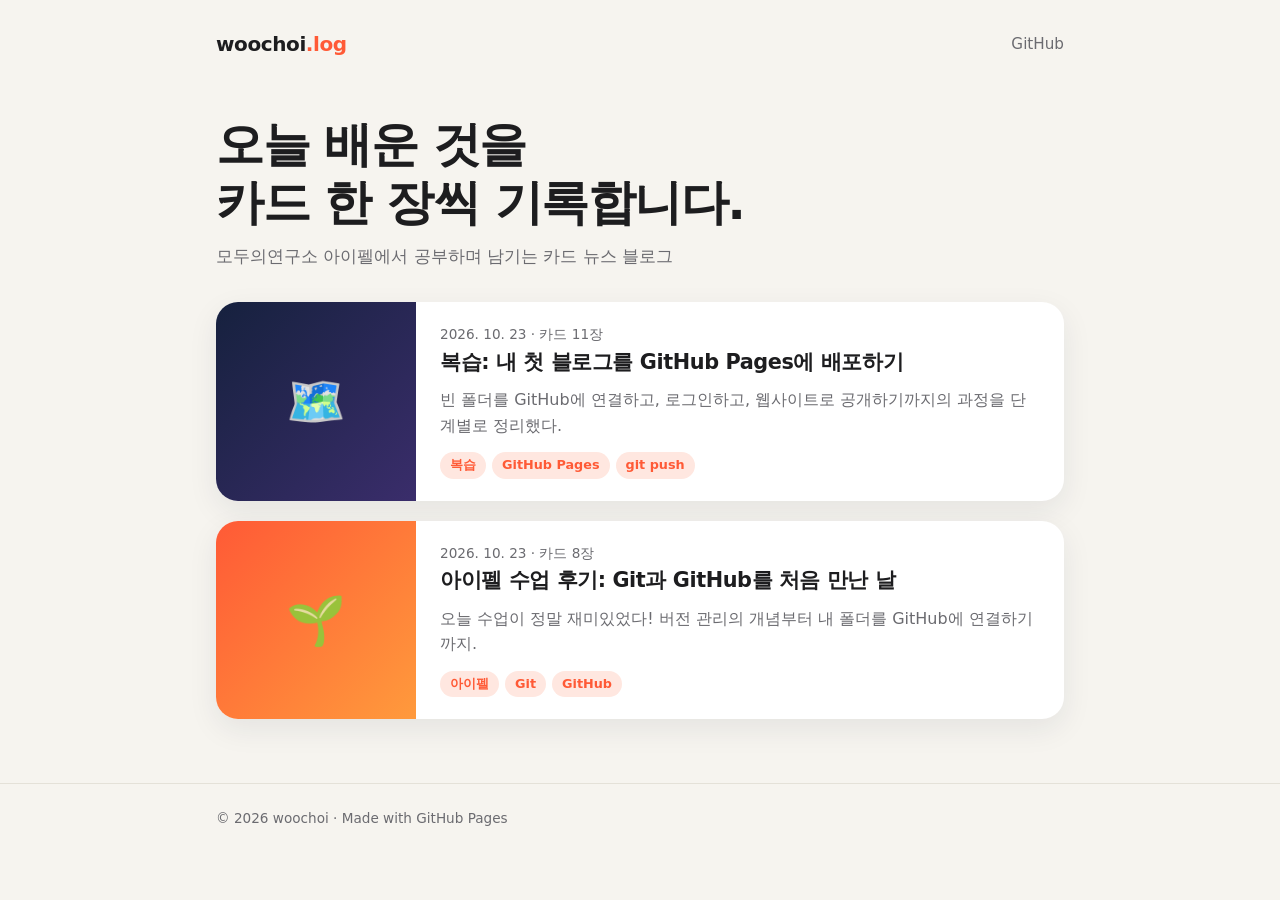
<file: index.html>
<!doctype html>
<html lang="ko">
<head>
  <meta charset="utf-8">
  <meta name="viewport" content="width=device-width, initial-scale=1">
  <title>woochoi.log</title>
  <meta name="description" content="배운 것을 카드 뉴스로 기록하는 블로그">
  <link rel="stylesheet" href="style.css">
</head>
<body>
  <header class="site-header">
    <div class="wrap">
      <a class="logo" href="./">woochoi<span>.log</span></a>
      <nav><a href="https://github.com/woochoi/my-blog">GitHub</a></nav>
    </div>
  </header>

  <main class="wrap">
    <section class="hero">
      <h1>오늘 배운 것을<br>카드 한 장씩 기록합니다.</h1>
      <p>모두의연구소 아이펠에서 공부하며 남기는 카드 뉴스 블로그</p>
    </section>

    <section class="post-list">
      <a class="post-card" href="posts/2026-10-23-first-blog-deploy.html">
        <div class="post-thumb" style="background: linear-gradient(135deg, #16213e, #3a2d6b)" aria-hidden="true">🗺️</div>
        <div class="post-body">
          <p class="post-meta">2026. 10. 23 · 카드 11장</p>
          <h2>복습: 내 첫 블로그를 GitHub Pages에 배포하기</h2>
          <p>빈 폴더를 GitHub에 연결하고, 로그인하고, 웹사이트로 공개하기까지의 과정을 단계별로 정리했다.</p>
          <div class="tags">
            <span class="tag">복습</span>
            <span class="tag">GitHub Pages</span>
            <span class="tag">git push</span>
          </div>
        </div>
      </a>
      <a class="post-card" href="posts/2026-10-23-git-github.html">
        <div class="post-thumb" aria-hidden="true">🌱</div>
        <div class="post-body">
          <p class="post-meta">2026. 10. 23 · 카드 8장</p>
          <h2>아이펠 수업 후기: Git과 GitHub를 처음 만난 날</h2>
          <p>오늘 수업이 정말 재미있었다! 버전 관리의 개념부터 내 폴더를 GitHub에 연결하기까지.</p>
          <div class="tags">
            <span class="tag">아이펠</span>
            <span class="tag">Git</span>
            <span class="tag">GitHub</span>
          </div>
        </div>
      </a>
    </section>
  </main>

  <footer class="site-footer">
    <div class="wrap">© 2026 woochoi · Made with GitHub Pages</div>
  </footer>
</body>
</html>
</file>
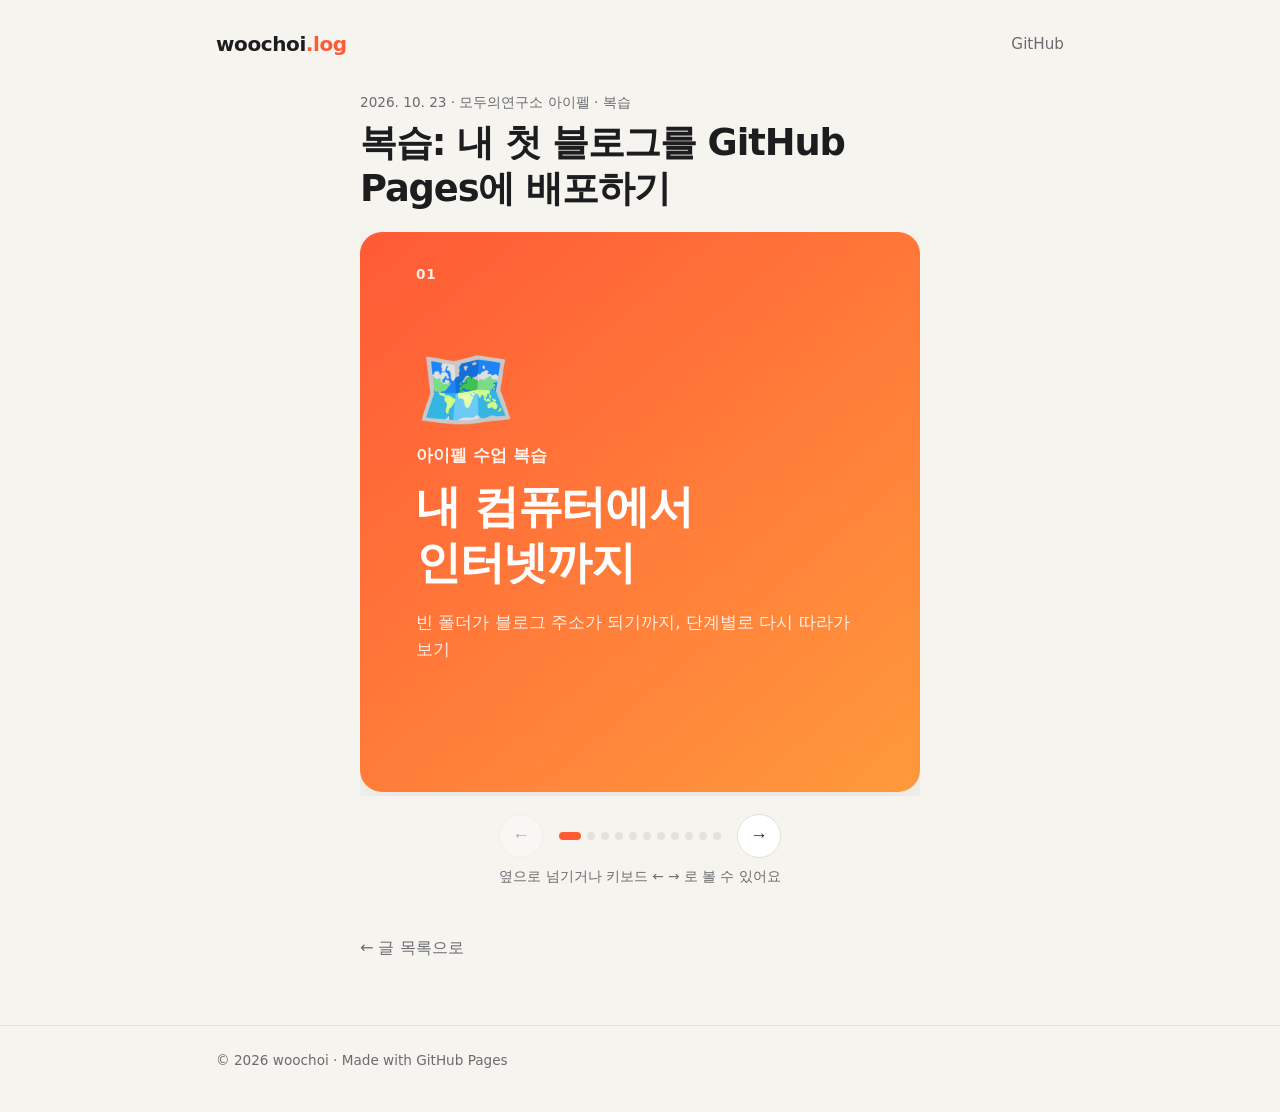
<file: posts/2026-10-23-first-blog-deploy.html>
<!doctype html>
<html lang="ko">
<head>
  <meta charset="utf-8">
  <meta name="viewport" content="width=device-width, initial-scale=1">
  <title>복습: 내 첫 블로그를 GitHub Pages에 배포하기 | woochoi.log</title>
  <meta name="description" content="로컬 폴더를 GitHub에 연결하고 GitHub Pages로 배포하기까지의 과정을 단계별로 복습한 카드 뉴스">
  <link rel="stylesheet" href="../style.css">
</head>
<body>
  <header class="site-header">
    <div class="wrap">
      <a class="logo" href="../">woochoi<span>.log</span></a>
      <nav><a href="https://github.com/woochoi/my-blog">GitHub</a></nav>
    </div>
  </header>

  <main class="wrap">
    <div class="post-head">
      <p class="post-meta">2026. 10. 23 · 모두의연구소 아이펠 · 복습</p>
      <h1>복습: 내 첫 블로그를 GitHub Pages에 배포하기</h1>
    </div>

    <div class="deck">
      <div class="slides" id="slides">
        <section class="slide cover">
          <span class="num">01</span>
          <div class="emoji">🗺️</div>
          <p class="kicker">아이펠 수업 복습</p>
          <h2>내 컴퓨터에서<br>인터넷까지</h2>
          <p>빈 폴더가 블로그 주소가 되기까지, 단계별로 다시 따라가 보기</p>
        </section>

        <section class="slide">
          <span class="num">02</span>
          <div class="emoji">📍</div>
          <p class="kicker">0단계 · 출발점</p>
          <h2>둘은 아직<br>서로를 모른다</h2>
          <div class="compare">
            <div><strong>내 컴퓨터</strong><small>git init만 된 빈 폴더<br>커밋 0개 · master</small></div>
            <div><strong>GitHub</strong><small>README.md 하나<br>Initial commit · main</small></div>
          </div>
          <p style="margin-top:16px">작업 전엔 항상 <strong>git status</strong>로 상태부터 확인!</p>
        </section>

        <section class="slide dark">
          <span class="num">03</span>
          <p class="kicker">1단계 · 연결하기</p>
          <h2>origin이라는 이름으로<br>GitHub를 등록</h2>
          <ul class="cmd-list">
            <li><code>git remote add origin &lt;URL&gt;</code></li>
            <li><code>git remote -v</code><span>등록 확인</span></li>
            <li><code>git ls-remote origin</code><span>접속 확인</span></li>
          </ul>
          <p style="margin-top:16px">origin은 원격 저장소의 별명. 관례적으로 이 이름을 쓴다.</p>
        </section>

        <section class="slide dark">
          <span class="num">04</span>
          <p class="kicker">2단계 · 기록 맞추기</p>
          <h2>원격의 기록 위에서<br>시작하기</h2>
          <ul class="cmd-list">
            <li><code>git fetch origin</code><span>기록 받아오기</span></li>
            <li><code>git checkout -b main --track origin/main</code></li>
            <li><code>git branch -D master</code><span>빈 브랜치 정리</span></li>
          </ul>
          <p style="margin-top:16px">--track 덕분에 이제 push / pull 하면 origin/main과 주고받는다.</p>
        </section>

        <section class="slide">
          <span class="num">05</span>
          <div class="emoji">🧱</div>
          <p class="kicker">3단계 · 블로그 만들기</p>
          <h2>HTML · CSS · JS<br>세 가지면 충분</h2>
          <p><strong>index.html</strong> 글 목록 · <strong>style.css</strong> 디자인 · <strong>posts/</strong> 글 파일</p>
          <p>카드 넘기기는 CSS scroll-snap과 짧은 JavaScript로.</p>
        </section>

        <section class="slide">
          <span class="num">06</span>
          <div class="emoji">🔍</div>
          <p class="kicker">4단계 · 로컬에서 미리보기</p>
          <h2>올리기 전에<br>내 컴퓨터에서 먼저</h2>
          <div class="flow"><span class="step">python3 -m http.server</span></div>
          <p style="margin-top:16px">미리보기에서 찾은 버그 두 개를 배포 전에 고쳤다. 카드가 너무 커서 버튼이 밀리는 문제, 연속 키 입력 문제.</p>
        </section>

        <section class="slide">
          <span class="num">07</span>
          <div class="emoji">🚫</div>
          <p class="kicker">5단계 · 첫 push는 실패</p>
          <h2>"너 누구야?"<br>GitHub의 질문</h2>
          <div class="flow">
            <span class="step">add</span><span class="arrow">→</span>
            <span class="step">commit</span><span class="arrow">→</span>
            <span class="step">push ❌</span>
          </div>
          <p style="margin-top:16px">could not read Username. 커밋은 로컬에 잘 남았지만, 이 컴퓨터엔 GitHub 로그인이 없었다.</p>
        </section>

        <section class="slide dark">
          <span class="num">08</span>
          <p class="kicker">6단계 · 로그인</p>
          <h2>gh auth login</h2>
          <ul class="cmd-list">
            <li><code>GitHub.com</code><span>어디서 쓰나요?</span></li>
            <li><code>Web browser</code><span>어떻게 로그인?</span></li>
            <li><code>HTTPS</code><span>통신 방식</span></li>
            <li><code>Yes ⭐</code><span>git도 이 로그인 사용</span></li>
          </ul>
          <p style="margin-top:16px">일회용 코드를 브라우저에 입력하면 "you're all set!"</p>
        </section>

        <section class="slide">
          <span class="num">09</span>
          <div class="emoji">🌐</div>
          <p class="kicker">7단계 · push 성공, Pages 켜기</p>
          <h2>저장소를<br>웹사이트로</h2>
          <p><strong>364a43f..90b35cd main → main</strong> 드디어 GitHub에 올라갔다.</p>
          <p>Settings → Pages → Branch: main / root → Save</p>
        </section>

        <section class="slide">
          <span class="num">10</span>
          <div class="emoji">✅</div>
          <p class="kicker">8단계 · 배포 확인</p>
          <h2>404에서 200으로</h2>
          <div class="flow">
            <span class="step">building · 404</span><span class="arrow">→</span>
            <span class="step">built · 200</span>
          </div>
          <p style="margin-top:16px">1분 정도 기다리니 woochoi.github.io/my-blog 가 열렸다!</p>
        </section>

        <section class="slide end">
          <span class="num">11</span>
          <div class="emoji">🔁</div>
          <h2>설정은 한 번,<br>이 세 줄은 매번</h2>
          <p><strong>git add → git commit → git push</strong></p>
          <p>이 글도 그렇게 올라왔다.</p>
        </section>
      </div>

      <div class="controls">
        <button type="button" id="prev" aria-label="이전 카드">←</button>
        <div class="dots" id="dots"></div>
        <button type="button" id="next" aria-label="다음 카드">→</button>
      </div>
      <p class="hint">옆으로 넘기거나 키보드 ← → 로 볼 수 있어요</p>
    </div>

    <a class="back" href="../">← 글 목록으로</a>
  </main>

  <footer class="site-footer">
    <div class="wrap">© 2026 woochoi · Made with GitHub Pages</div>
  </footer>

  <script src="../deck.js"></script>
</body>
</html>
</file>
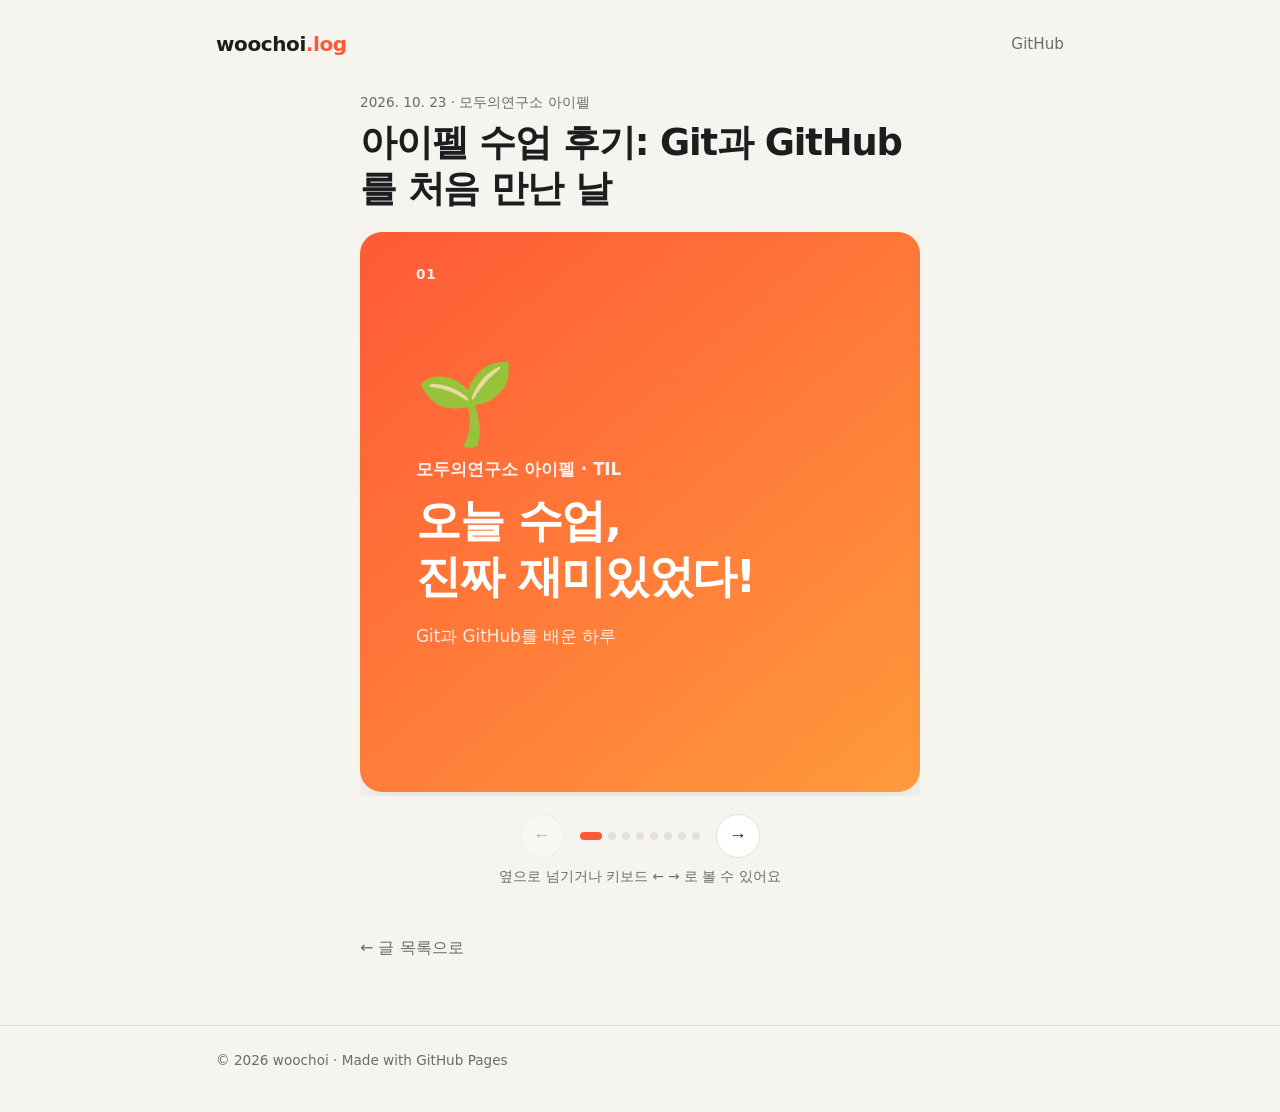
<file: posts/2026-10-23-git-github.html>
<!doctype html>
<html lang="ko">
<head>
  <meta charset="utf-8">
  <meta name="viewport" content="width=device-width, initial-scale=1">
  <title>Git과 GitHub를 처음 만난 날 | woochoi.log</title>
  <meta name="description" content="모두의연구소 아이펠 수업에서 Git과 GitHub를 배운 날의 카드 뉴스">
  <link rel="stylesheet" href="../style.css">
</head>
<body>
  <header class="site-header">
    <div class="wrap">
      <a class="logo" href="../">woochoi<span>.log</span></a>
      <nav><a href="https://github.com/woochoi/my-blog">GitHub</a></nav>
    </div>
  </header>

  <main class="wrap">
    <div class="post-head">
      <p class="post-meta">2026. 10. 23 · 모두의연구소 아이펠</p>
      <h1>아이펠 수업 후기: Git과 GitHub를 처음 만난 날</h1>
    </div>

    <div class="deck">
      <div class="slides" id="slides">
        <section class="slide cover">
          <span class="num">01</span>
          <div class="emoji">🌱</div>
          <p class="kicker">모두의연구소 아이펠 · TIL</p>
          <h2>오늘 수업,<br>진짜 재미있었다!</h2>
          <p>Git과 GitHub를 배운 하루</p>
        </section>

        <section class="slide">
          <span class="num">02</span>
          <div class="emoji">🏫</div>
          <p class="kicker">오늘의 수업</p>
          <h2>모두의연구소 아이펠에서<br>Git &amp; GitHub 입문</h2>
          <p>개발자라면 매일 쓰는 도구라는데, 드디어 제대로 배워봤다.</p>
          <p>"왜 쓰는지"부터 알고 나니 훨씬 재미있었다.</p>
        </section>

        <section class="slide">
          <span class="num">03</span>
          <div class="emoji">🕰️</div>
          <p class="kicker">Git이란?</p>
          <h2>파일의 변경 기록을<br>저장하는 타임머신</h2>
          <p><strong>최종.txt, 진짜최종.txt, 진짜진짜최종.txt</strong>는 이제 안녕.</p>
          <p>Git은 언제, 무엇을, 왜 바꿨는지 기록하고 원할 때 그 시점으로 돌아갈 수 있게 해준다.</p>
        </section>

        <section class="slide">
          <span class="num">04</span>
          <div class="emoji">🔁</div>
          <p class="kicker">Git의 기본 흐름</p>
          <h2>수정하고, 담고,<br>기록한다</h2>
          <div class="flow">
            <span class="step">작업 폴더</span><span class="arrow">→</span>
            <span class="step">git add</span><span class="arrow">→</span>
            <span class="step">git commit</span><span class="arrow">→</span>
            <span class="step">git push</span>
          </div>
          <p style="margin-top:18px">add로 저장할 파일을 고르고, commit으로 기록을 남기고, push로 GitHub에 올린다.</p>
        </section>

        <section class="slide dark">
          <span class="num">05</span>
          <p class="kicker">오늘 써본 명령어</p>
          <h2>이것만 알아도 시작할 수 있다</h2>
          <ul class="cmd-list">
            <li><code>git init</code><span>폴더를 Git 저장소로</span></li>
            <li><code>git status</code><span>지금 상태 확인</span></li>
            <li><code>git add .</code><span>변경 사항 담기</span></li>
            <li><code>git commit -m</code><span>기록 남기기</span></li>
            <li><code>git remote add</code><span>GitHub 저장소 연결</span></li>
            <li><code>git push</code><span>GitHub에 올리기</span></li>
          </ul>
        </section>

        <section class="slide">
          <span class="num">06</span>
          <div class="emoji">🐙</div>
          <p class="kicker">Git vs GitHub</p>
          <h2>이름은 비슷해도<br>역할은 다르다</h2>
          <div class="compare">
            <div><strong>Git</strong><small>내 컴퓨터에서 버전을 관리하는 도구</small></div>
            <div><strong>GitHub</strong><small>Git 저장소를 온라인에 올려 공유·협업하는 서비스</small></div>
          </div>
        </section>

        <section class="slide">
          <span class="num">07</span>
          <div class="emoji">🚀</div>
          <p class="kicker">오늘의 실습</p>
          <h2>내 폴더를 GitHub에 연결하고<br>블로그까지 배포!</h2>
          <p>지금 보고 있는 이 블로그가 바로 오늘 배운 Git과 GitHub로 올린 결과물이다.</p>
          <p>GitHub Pages 덕분에 서버 없이도 웹사이트가 뚝딱.</p>
        </section>

        <section class="slide end">
          <span class="num">08</span>
          <div class="emoji">✨</div>
          <h2>배운 걸 바로 써보니<br>더 재미있다</h2>
          <p>앞으로 공부한 내용도 커밋하듯 차곡차곡 기록해야지.</p>
          <p>내일 수업도 기대된다!</p>
        </section>
      </div>

      <div class="controls">
        <button type="button" id="prev" aria-label="이전 카드">←</button>
        <div class="dots" id="dots"></div>
        <button type="button" id="next" aria-label="다음 카드">→</button>
      </div>
      <p class="hint">옆으로 넘기거나 키보드 ← → 로 볼 수 있어요</p>
    </div>

    <a class="back" href="../">← 글 목록으로</a>
  </main>

  <footer class="site-footer">
    <div class="wrap">© 2026 woochoi · Made with GitHub Pages</div>
  </footer>

  <script src="../deck.js"></script>
</body>
</html>
</file>
<file: style.css>
:root {
  --bg: #f6f4ef;
  --surface: #ffffff;
  --text: #1d1d1f;
  --muted: #6b6b70;
  --line: #e4e1d8;
  --accent: #ff5a36;
  --accent-soft: #ffe7e0;
  --ink: #16213e;
  --radius: 22px;
  --shadow: 0 10px 30px rgba(22, 33, 62, 0.08);
}

@media (prefers-color-scheme: dark) {
  :root {
    --bg: #121317;
    --surface: #1c1d23;
    --text: #f2f2f4;
    --muted: #a0a0aa;
    --line: #2c2d35;
    --accent: #ff7a5c;
    --accent-soft: #3a221c;
    --ink: #0b1020;
    --shadow: 0 10px 30px rgba(0, 0, 0, 0.35);
  }
}

* { box-sizing: border-box; }

body {
  margin: 0;
  background: var(--bg);
  color: var(--text);
  font-family: "Pretendard", "Apple SD Gothic Neo", "Noto Sans KR", system-ui, sans-serif;
  line-height: 1.6;
  -webkit-font-smoothing: antialiased;
}

a { color: inherit; }

.wrap { max-width: 880px; margin: 0 auto; padding: 0 16px; }

/* Header */
.site-header { padding: 28px 0 8px; }
.site-header .wrap { display: flex; align-items: center; justify-content: space-between; }
.logo { font-weight: 800; font-size: 1.25rem; text-decoration: none; letter-spacing: -0.02em; }
.logo span { color: var(--accent); }
.site-header nav a { color: var(--muted); text-decoration: none; font-size: 0.95rem; }

/* Home */
.hero { padding: 48px 0 32px; }
.hero h1 { font-size: clamp(2rem, 6vw, 3rem); line-height: 1.2; margin: 0 0 12px; letter-spacing: -0.03em; }
.hero p { color: var(--muted); margin: 0; font-size: 1.05rem; }

.post-list { display: grid; gap: 20px; padding-bottom: 64px; }
.post-card {
  display: grid;
  grid-template-columns: 200px 1fr;
  background: var(--surface);
  border-radius: var(--radius);
  box-shadow: var(--shadow);
  overflow: hidden;
  text-decoration: none;
  transition: transform 0.2s ease;
}
.post-card:hover { transform: translateY(-3px); }
.post-thumb {
  background: linear-gradient(135deg, #ff5a36, #ff9a3c);
  color: #fff;
  display: flex; align-items: center; justify-content: center;
  font-size: 3rem; min-height: 180px;
}
.post-body { padding: 22px 24px; }
.post-meta { color: var(--muted); font-size: 0.85rem; margin: 0 0 6px; }
.post-body h2 { margin: 0 0 8px; font-size: 1.3rem; letter-spacing: -0.02em; }
.post-body p { margin: 0; color: var(--muted); }
.tags { display: flex; flex-wrap: wrap; gap: 6px; margin-top: 14px; }
.tag { background: var(--accent-soft); color: var(--accent); font-size: 0.8rem; font-weight: 600; padding: 3px 10px; border-radius: 999px; }

@media (max-width: 600px) {
  .post-card { grid-template-columns: 1fr; }
  .post-thumb { min-height: 140px; }
}

/* Post / card news */
.post-head { padding: 24px 0 20px; max-width: 560px; margin: 0 auto; }
.post-head h1 { font-size: clamp(1.6rem, 5vw, 2.3rem); margin: 4px 0 0; letter-spacing: -0.03em; line-height: 1.25; }

.deck { position: relative; max-width: 560px; margin: 0 auto; }
.slides {
  display: flex;
  gap: 16px;
  overflow-x: auto;
  scroll-snap-type: x mandatory;
  scroll-behavior: smooth;
  scrollbar-width: none;
  padding-bottom: 4px;
}
.slides::-webkit-scrollbar { display: none; }

.slide {
  flex: 0 0 100%;
  scroll-snap-align: center;
  aspect-ratio: 1 / 1;
  border-radius: var(--radius);
  box-shadow: var(--shadow);
  padding: clamp(24px, 6vw, 56px);
  display: flex;
  flex-direction: column;
  justify-content: center;
  position: relative;
  overflow: hidden;
  background: var(--surface);
}
@media (max-width: 600px) {
  .slide { aspect-ratio: auto; min-height: calc(100vw - 32px); padding-top: 56px; padding-bottom: 32px; }
}
.slide .num {
  position: absolute; top: clamp(18px, 4vw, 32px); left: clamp(24px, 6vw, 56px);
  font-size: 0.85rem; font-weight: 700; color: var(--muted); letter-spacing: 0.05em;
}
.slide .kicker { color: var(--accent); font-weight: 700; font-size: clamp(0.9rem, 2.4vw, 1.05rem); margin: 0 0 10px; }
.slide h2 { font-size: clamp(1.4rem, 5.5vw, 2.1rem); line-height: 1.25; margin: 0 0 18px; letter-spacing: -0.03em; }
.slide p { font-size: clamp(0.95rem, 2.8vw, 1.05rem); margin: 0 0 10px; color: var(--muted); }
.slide .emoji { font-size: clamp(3rem, 10vw, 5rem); margin-bottom: 12px; line-height: 1; }

.slide.cover { background: linear-gradient(140deg, #ff5a36 0%, #ff9a3c 100%); color: #fff; }
.slide.cover p, .slide.cover .num { color: rgba(255, 255, 255, 0.85); }
.slide.cover .kicker { color: #fff; opacity: 0.9; }
.slide.cover h2 { font-size: clamp(1.8rem, 7vw, 2.8rem); }

.slide.dark { background: var(--ink); color: #f2f2f4; }
.slide.dark p, .slide.dark .num { color: #b9bfd0; }
.slide.dark .kicker { color: #ff9a7f; }

.slide.end { background: linear-gradient(140deg, #16213e 0%, #3a2d6b 100%); color: #fff; text-align: center; align-items: center; }
.slide.end p, .slide.end .num { color: #cfd3e6; }

.cmd-list { list-style: none; padding: 0; margin: 6px 0 0; display: grid; gap: 10px; }
.cmd-list li { display: flex; flex-wrap: wrap; column-gap: 14px; row-gap: 4px; align-items: baseline; font-size: clamp(0.95rem, 2.6vw, 1.1rem); }
.cmd-list code {
  font-family: "SF Mono", "JetBrains Mono", Menlo, monospace;
  background: rgba(255, 255, 255, 0.08);
  color: #ffb4a2;
  padding: 3px 10px; border-radius: 8px; overflow-wrap: anywhere; min-width: 0; max-width: 100%; font-size: 0.92em;
}
.cmd-list span { color: #b9bfd0; }

.flow { display: flex; flex-wrap: wrap; align-items: center; gap: 8px; margin-top: 8px; }
.flow .step { background: var(--accent-soft); color: var(--accent); font-weight: 700; padding: 8px 14px; border-radius: 12px; font-size: clamp(0.9rem, 2.6vw, 1.05rem); }
.flow .arrow { color: var(--muted); }

.compare { display: grid; grid-template-columns: 1fr 1fr; gap: 12px; margin-top: 8px; }
.compare div { background: var(--bg); border-radius: 16px; padding: 16px; }
.compare strong { display: block; font-size: clamp(1.1rem, 3.4vw, 1.4rem); margin-bottom: 4px; }
.compare small { color: var(--muted); font-size: clamp(0.85rem, 2.4vw, 1rem); }

.controls { display: flex; align-items: center; justify-content: center; gap: 16px; margin: 18px 0 8px; }
.controls button {
  width: 44px; height: 44px; border-radius: 50%; border: 1px solid var(--line);
  background: var(--surface); color: var(--text); font-size: 1.1rem; cursor: pointer;
}
.controls button:disabled { opacity: 0.35; cursor: default; }
.dots { display: flex; gap: 6px; }
.dots button { width: 8px; height: 8px; padding: 0; border: 0; border-radius: 999px; background: var(--line); cursor: pointer; transition: width 0.2s ease, background 0.2s ease; }
.dots button.active { width: 22px; background: var(--accent); }

.hint { text-align: center; color: var(--muted); font-size: 0.85rem; margin: 0 0 48px; }

.back { display: block; max-width: 560px; margin-left: auto !important; margin-right: auto !important; margin: 0 0 64px; color: var(--muted); text-decoration: none; }
.back:hover { color: var(--accent); }

.site-footer { border-top: 1px solid var(--line); padding: 24px 0 40px; color: var(--muted); font-size: 0.85rem; }
</file>
